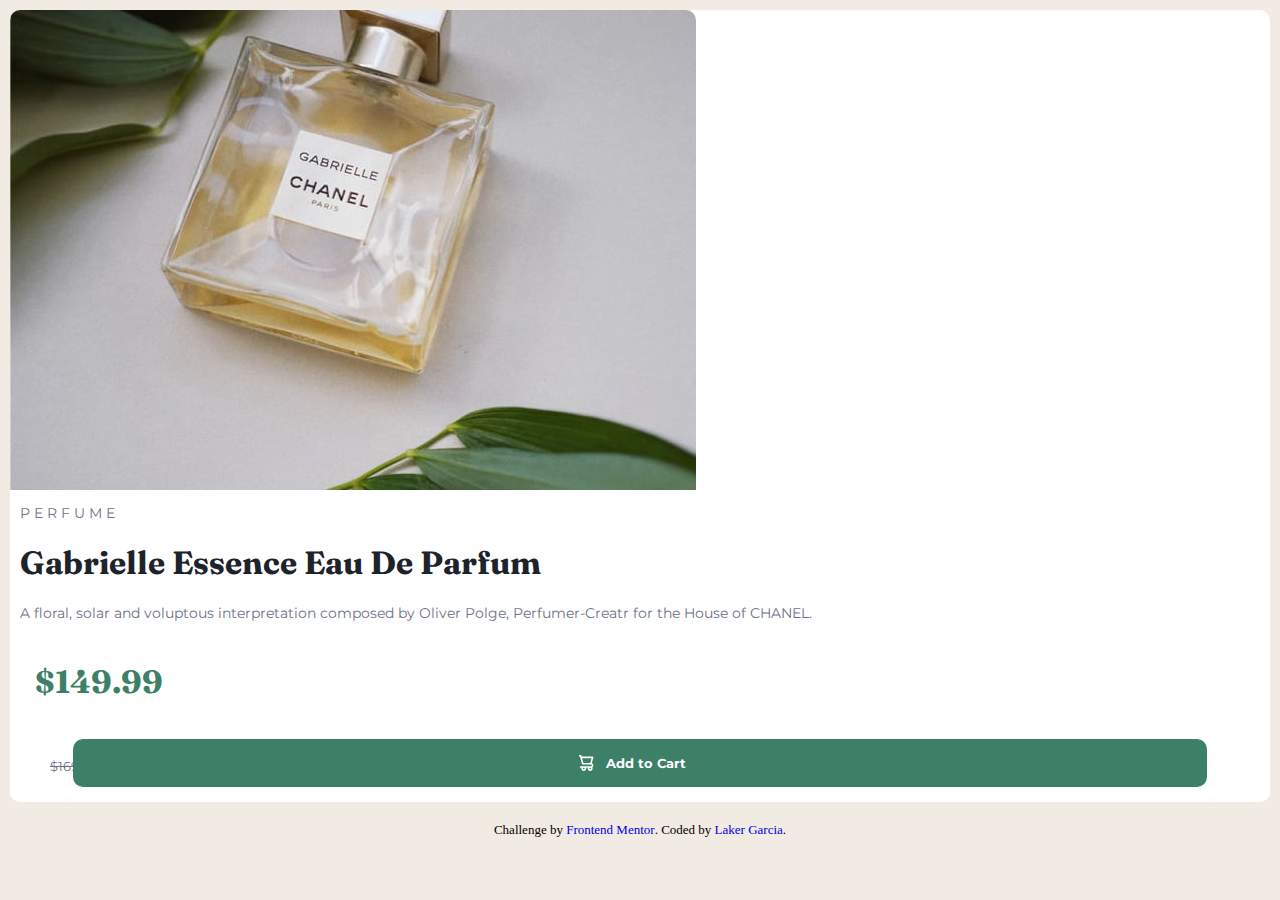
<file: index.html>
<!DOCTYPE html>
<html lang="en">
<head>
  <meta charset="UTF-8">
  <meta name="viewport" content="width=device-width, initial-scale=1.0"> <!-- displays site properly based on user's device -->

  <link rel="icon" type="image/png" sizes="32x32" href="../images/favicon-32x32.png">
  <!-- New Fonts -->
  <link rel="preconnect" href="https://fonts.googleapis.com">
  <link rel="preconnect" href="https://fonts.gstatic.com" crossorigin>
  <link href="https://fonts.googleapis.com/css2?family=Fraunces:ital,opsz,wght@0,9..144,700;1,9..144,600;1,9..144,700&family=Montserrat:wght@500&display=swap" rel="stylesheet">
  <link rel="preconnect" href="https://fonts.googleapis.com">
  <link rel="preconnect" href="https://fonts.gstatic.com" crossorigin>
  <link href="https://fonts.googleapis.com/css2?family=Fraunces:ital,opsz,wght@0,9..144,700;1,9..144,600;1,9..144,700&family=Montserrat:ital,wght@0,500;1,500&display=swap" rel="stylesheet">
  <link rel="preconnect" href="https://fonts.googleapis.com">
  <link rel="preconnect" href="https://fonts.gstatic.com" crossorigin>
  <link href="https://fonts.googleapis.com/css2?family=Fraunces:ital,opsz,wght@0,9..144,700;1,9..144,600;1,9..144,700&family=Montserrat:wght@700&display=swap" rel="stylesheet">
  <link rel="preconnect" href="https://fonts.googleapis.com">
  <link rel="preconnect" href="https://fonts.gstatic.com" crossorigin>
  <link href="https://fonts.googleapis.com/css2?family=Fraunces:ital,opsz,wght@1,9..144,600;1,9..144,700&family=Montserrat:wght@700&display=swap" rel="stylesheet">
  <link rel="preconnect" href="https://fonts.googleapis.com">
  <link rel="preconnect" href="https://fonts.gstatic.com" crossorigin>
  <link href="https://fonts.googleapis.com/css2?family=Fraunces:ital,opsz,wght@0,9..144,700;1,9..144,600;1,9..144,700&family=Montserrat:wght@700&display=swap" rel="stylesheet">

  <title>Frontend Mentor | Product preview card component</title>
  
  <link rel="stylesheet" href="/css/styles.css" type="text/css">

</head>

  <body>

    <main class="container">
    
      <!-- Images section -->

      <section class="product">
        <picture>
          <source srcset="images/image-product-desktop.jpg" media="(min-width: 1440px)">
          <source srcset="images/image-product-mobile.jpg" media="(min-width: 320px)">
          <img src="/images/image-product-mobile.jpg" alt="Product Picture" class="picture">
        </picture>
      </section>

    <!-- info side -->

    <div class="info-side">

      <section class="info">
        <p>P E R F U M E</p>

        <h1>Gabrielle Essence Eau De Parfum</h1>

        <P class="text">
          A floral, solar and voluptous
          interpretation composed by Oliver 
          Polge, Perfumer-Creatr for the House of
          CHANEL.
        </P>

      </section>

        <section class="prices">

          <h2 class="new-price">
            $149.99
          </h2>

          <del class="old-price">
            $169.99
          </del>

        </section>



        <!-- Button -->
          <button class="button">
            <svg class="icon-cart" width="15" height="16" xmlns="http://www.w3.org/2000/svg">
              <path d="M14.383 10.388a2.397 2.397 0 0 0-1.518-2.222l1.494-5.593a.8.8 0 0 0-.144-.695.8.8 0 0 0-.631-.28H2.637L2.373.591A.8.8 0 0 0 1.598 0H0v1.598h.983l1.982 7.4a.8.8 0 0 0 .799.59h8.222a.8.8 0 0 1 0 1.599H1.598a.8.8 0 1 0 0 1.598h.943a2.397 2.397 0 1 0 4.507 0h1.885a2.397 2.397 0 1 0 4.331-.376 2.397 2.397 0 0 0 1.12-2.021ZM11.26 7.99H4.395L3.068 3.196h9.477L11.26 7.991Zm-6.465 6.392a.8.8 0 1 1 0-1.598.8.8 0 0 1 0 1.598Zm6.393 0a.8.8 0 1 1 0-1.598.8.8 0 0 1 0 1.598Z" fill="#FFF"/></svg>
            <span class="button-text">
              Add to Cart
            </span>
          </button>

    </div>

    </main>

    
    <footer class="attribution">
      Challenge by <a class="fm-link" href=" https://www.frontendmentor.io?ref=challenge" target="_blank"> Frontend Mentor</a>. 
      Coded by <a class="github-link" target="_blank" href=" https://github.com/lakergarcia"> Laker Garcia</a>.
    </footer>

  </body>
</html>
</file>
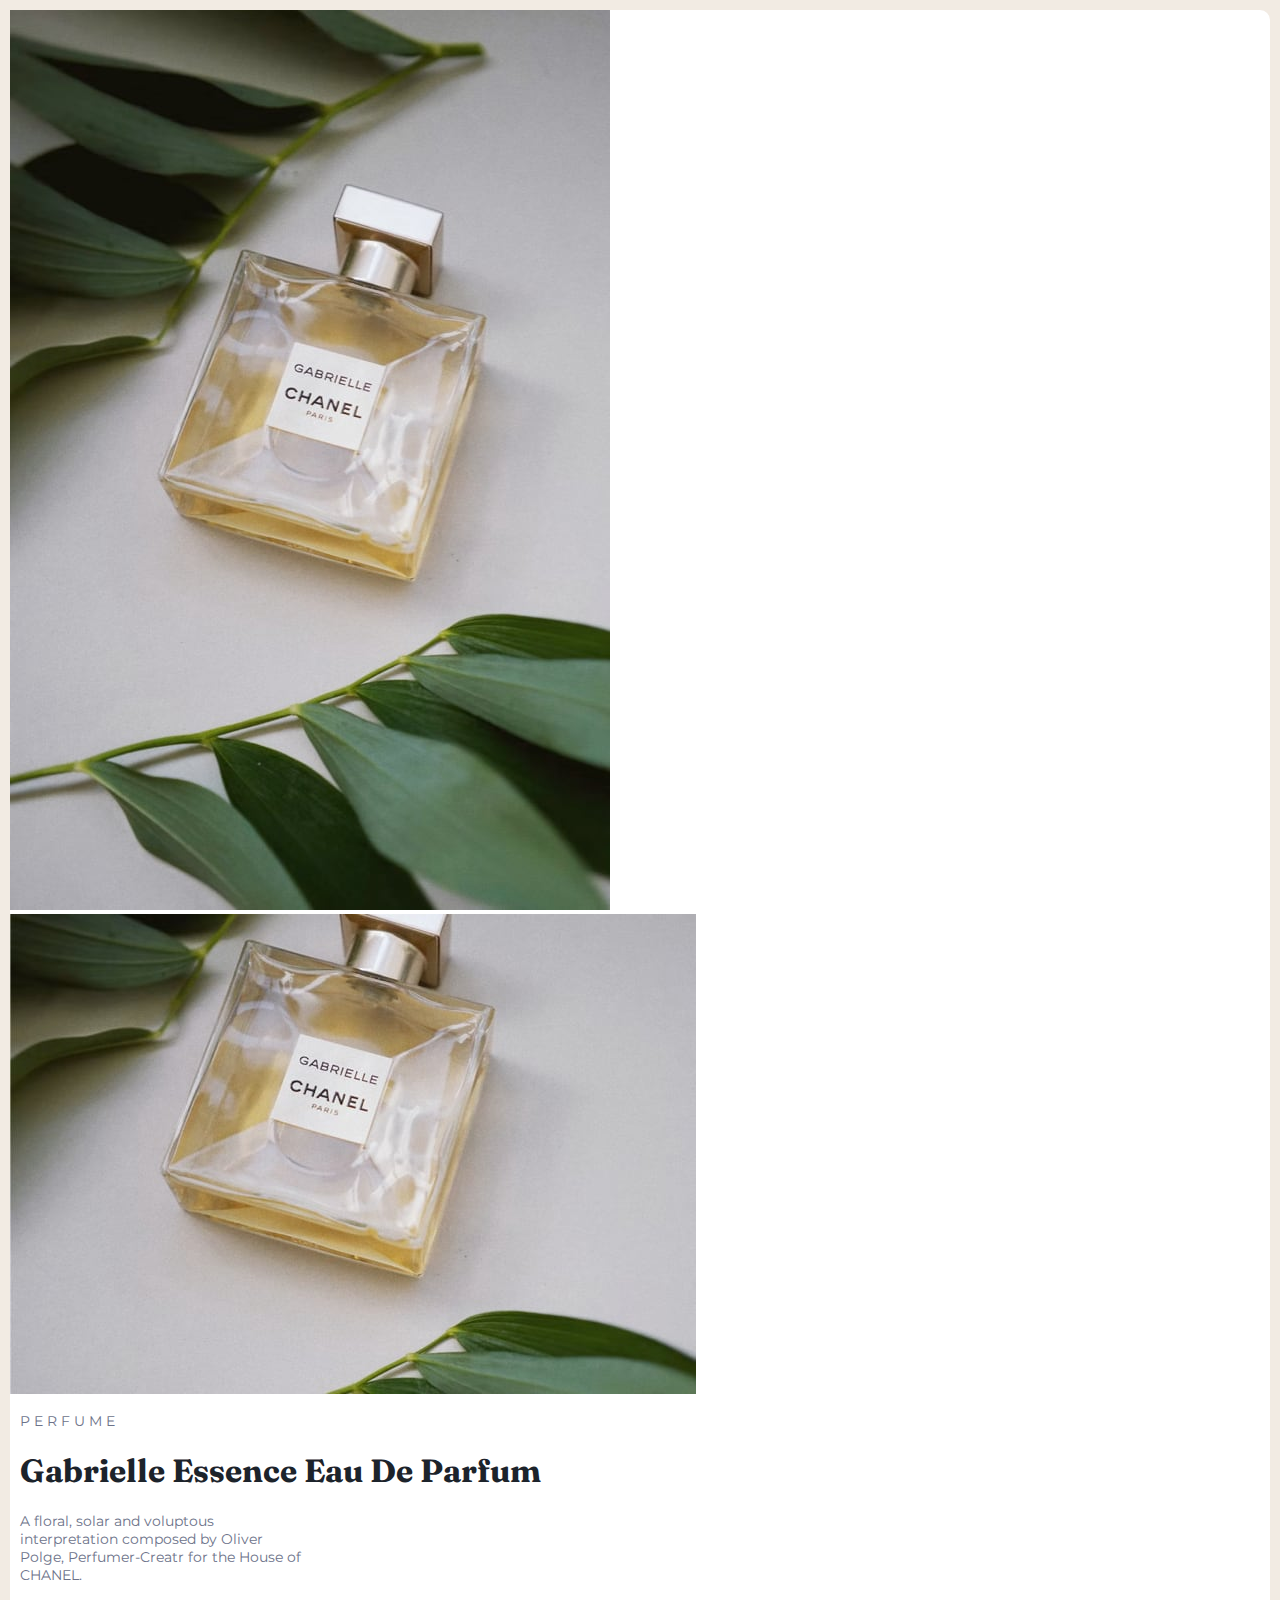
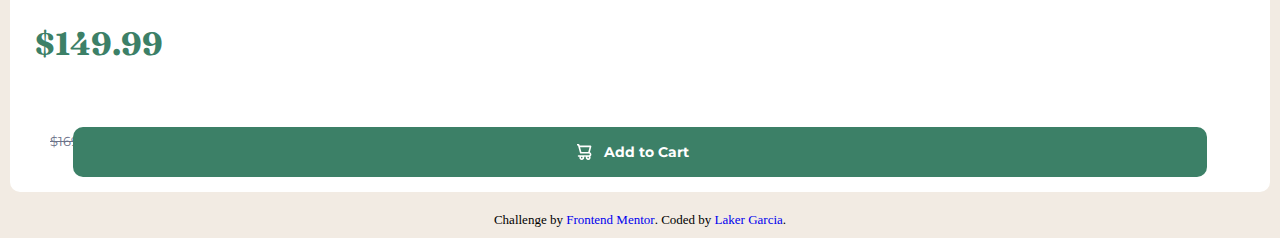
<file: index/index.html>
<!DOCTYPE html>
<html lang="en">
<head>
  <meta charset="UTF-8">
  <meta name="viewport" content="width=device-width, initial-scale=1.0"> <!-- displays site properly based on user's device -->

  <link rel="icon" type="image/png" sizes="32x32" href="../images/favicon-32x32.png">
  <!-- New Fonts -->
  <link rel="preconnect" href="https://fonts.googleapis.com">
  <link rel="preconnect" href="https://fonts.gstatic.com" crossorigin>
  <link href="https://fonts.googleapis.com/css2?family=Fraunces:ital,opsz,wght@0,9..144,700;1,9..144,600;1,9..144,700&family=Montserrat:wght@500&display=swap" rel="stylesheet">
  <link rel="preconnect" href="https://fonts.googleapis.com">
  <link rel="preconnect" href="https://fonts.gstatic.com" crossorigin>
  <link href="https://fonts.googleapis.com/css2?family=Fraunces:ital,opsz,wght@0,9..144,700;1,9..144,600;1,9..144,700&family=Montserrat:ital,wght@0,500;1,500&display=swap" rel="stylesheet">
  <link rel="preconnect" href="https://fonts.googleapis.com">
  <link rel="preconnect" href="https://fonts.gstatic.com" crossorigin>
  <link href="https://fonts.googleapis.com/css2?family=Fraunces:ital,opsz,wght@0,9..144,700;1,9..144,600;1,9..144,700&family=Montserrat:wght@700&display=swap" rel="stylesheet">
  <link rel="preconnect" href="https://fonts.googleapis.com">
  <link rel="preconnect" href="https://fonts.gstatic.com" crossorigin>
  <link href="https://fonts.googleapis.com/css2?family=Fraunces:ital,opsz,wght@1,9..144,600;1,9..144,700&family=Montserrat:wght@700&display=swap" rel="stylesheet">
  <link rel="preconnect" href="https://fonts.googleapis.com">
  <link rel="preconnect" href="https://fonts.gstatic.com" crossorigin>
  <link href="https://fonts.googleapis.com/css2?family=Fraunces:ital,opsz,wght@0,9..144,700;1,9..144,600;1,9..144,700&family=Montserrat:wght@700&display=swap" rel="stylesheet">

  <title>Frontend Mentor | Product preview card component</title>
  
  <link rel="stylesheet" href="/css/styles.css" type="text/css">

</head>

  <body>

    <main class="container">
    
      <!-- Images section -->
      <div class="images">
        <img src="/images/image-product-desktop.jpg" alt="Product Desktop" class="product-desktop">
        <img src="/images/image-product-mobile.jpg" alt="Product Mobile" class="product-mobile">
      </div>
    
    <!-- info side -->

    <div class="info-side">

      <div class="info">
        <p>P E R F U M E</p>

        <h1>Gabrielle Essence Eau De Parfum</h1>

        <P class="text">
          A floral, solar and voluptous<br>
          interpretation composed by Oliver<br> 
          Polge, Perfumer-Creatr for the House of<br>
          CHANEL.
        </P>

        </div>

        <div class="prices">

          <h2 class="new-price">
            $149.99
          </h2>

          <p class="old-price">
            $169.99
          </p>

        </div>



        <!-- Button -->
        <div class="element-button">
          <button class="button">
            <svg class="icon-cart" width="15" height="16" xmlns="http://www.w3.org/2000/svg"><path d="M14.383 10.388a2.397 2.397 0 0 0-1.518-2.222l1.494-5.593a.8.8 0 0 0-.144-.695.8.8 0 0 0-.631-.28H2.637L2.373.591A.8.8 0 0 0 1.598 0H0v1.598h.983l1.982 7.4a.8.8 0 0 0 .799.59h8.222a.8.8 0 0 1 0 1.599H1.598a.8.8 0 1 0 0 1.598h.943a2.397 2.397 0 1 0 4.507 0h1.885a2.397 2.397 0 1 0 4.331-.376 2.397 2.397 0 0 0 1.12-2.021ZM11.26 7.99H4.395L3.068 3.196h9.477L11.26 7.991Zm-6.465 6.392a.8.8 0 1 1 0-1.598.8.8 0 0 1 0 1.598Zm6.393 0a.8.8 0 1 1 0-1.598.8.8 0 0 1 0 1.598Z" fill="#FFF"/></svg>
            <p class="button-text">
              Add to Cart
            </p>
          </button>
        </div>

    </div>

    </main>

    
    <footer class="attribution">
      Challenge by <a class="fm-link" href=" https://www.frontendmentor.io?ref=challenge" target="_blank"> Frontend Mentor</a>. 
      Coded by <a class="github-link" target="_blank" href=" https://github.com/lakergarcia"> Laker Garcia</a>.
    </footer>

  </body>
</html>
</file>
<file: css/styles.css>
body{
    background-color: hsl(30, 38%, 92%);
    padding: auto;
    margin: 0;
}


main{
    background-color: hsl(0, 0%, 100%);
    border-radius: 10px;
    margin: 0;
}

h1{
    font-family: 'Fraunces', serif;
    color: hsl(212, 21%, 14%);
}

p{
    font-size: 0.875rem;
    font-family: 'Montserrat', sans-serif;
    color: hsl(228, 12%, 48%);
}


.button-text{
    margin: 15px;
}

.container{
    margin: 10px;
}

.picture{
    display: block;
    max-width: 100%;
    border-radius: 10px 10px 0px 0px;
}


.button{
    background-color: hsl(158, 36%, 37%);
    border: hsl(158, 36%, 37%);
    margin: 0 5%;
    border-radius: 10px;
    width: 90%;
    display: flex;
    flex-direction: row;
    justify-content: center;
    align-items: center;
    position: relative;
    bottom: 15px;
}


button:hover{
    background-color: hsl(153, 38%, 17%);
}

.icon-cart{
    margin-right: 10px;
}

.button-text{
    color: hsl(0, 0%, 100%);
    font-family: 'Montserrat', sans-serif;
    margin-left: 2px;
    font-weight: bold;
}


footer{
    padding-top: 10px;
    margin: 10px;
    font-size: small;
    position: relative;
    display: flex;
    justify-content: center;
}

.prices{
    display: grid;
    /* display: flex; */
    flex-direction: row;
    justify-content: flex-start;
    margin: 10px;
    justify-content: baseline;
}

.new-price{
    color: hsl(158, 36%, 37%);
    font-family: 'Fraunces', serif;
    font-size: 2rem;
    position: relative;
    left: 15px;
}

.old-price{
    text-decoration: line-through;
    font-family: 'Montserrat', sans-serif;
    position: relative;
    color: hsl(228, 12%, 48%);
    font-size: small;
    top: 30px;
    left: 30px;
}

.info{
    padding: 0px 10px;
}

a{
    text-decoration: none;
}

.fm-link, .github-link{
    white-space: pre;
}


/* Responsive */

/* Desktop design */

    @media only screen and (min-width: 1440px){
        .container{
            display: flex;
            border-radius: 10px;
            width: 50%;
            align-items: center;
            margin: 10% 25%;
        }

        .picture{
            border-radius: 10px 0px 0px 10px;
        }

        .info{
            width: 50%;
            white-space: inherit;
            align-items: center;
        }

        .text{
            font-size: small;
        }

        .info-side{
            display: flex;
            flex-direction: column;
            margin-left: 10px;
            margin-right: 10px;
            margin-bottom: 0px;
            block-size: 40%;
            position:relative;
        }

        .old-price{
            position: relative;
            right: 5px;
        }

        .prices{
            display: flex;
            width: 50%;
        }

        .button{
            margin-bottom: none;
            width: 210px;
        }

        footer{
            bottom: 120px;
        }
    }

    /* Desktop tablet */

/*     

    @media only screen and (min-width: 768px){
        .container{
            display: flex;
            border-radius: 10px;
            width: 50%;
            align-items: center;
            margin: 10% 25%;
        }

        .picture{
            border-radius: 10px 0px 0px 10px;
        }

        .info{
            width: 50%;
            white-space: inherit;
            align-items: center;
        }

        .text{
            font-size: small;
        }

        .info-side{
            display: flex;
            flex-direction: column;
            margin-left: 10px;
            margin-right: 10px;
            margin-bottom: 0px;
            block-size: 40%;
            position:relative;
        }

        .old-price{
            position: relative;
            right: 5px;
        }

        .prices{
            display: flex;
            width: 50%;
        }

        .button{
            margin-bottom: none;
            width: 210px;
        }

        footer{
            bottom: 120px;
        }
    }

*/
</file>
